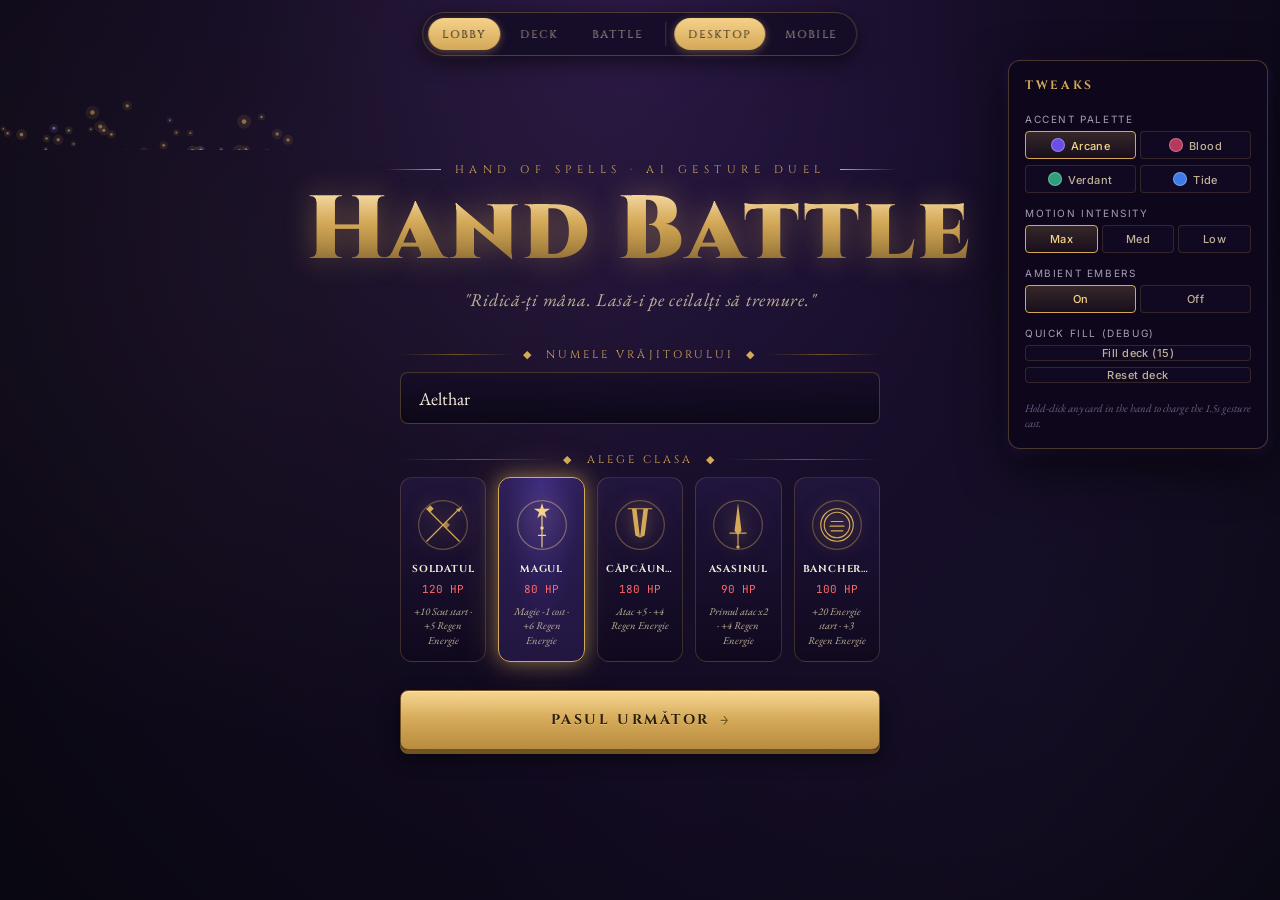
<file: design_handoff_hand_battle/prototype/Hand Battle.html>
<!doctype html>
<html lang="en">
<head>
<meta charset="utf-8"/>
<meta name="viewport" content="width=device-width, initial-scale=1"/>
<title>Hand Battle — Design Proposal</title>

<link rel="preconnect" href="https://fonts.googleapis.com"/>
<link rel="preconnect" href="https://fonts.gstatic.com" crossorigin/>
<link href="https://fonts.googleapis.com/css2?family=Cinzel:wght@500;700;900&family=EB+Garamond:ital,wght@0,400;0,500;1,400;1,500&family=Inter:wght@400;500;600;700&family=JetBrains+Mono:wght@500;700&display=swap" rel="stylesheet"/>

<link rel="stylesheet" href="styles/tokens.css"/>
<link rel="stylesheet" href="styles/components.css"/>
<link rel="stylesheet" href="styles/cards.css"/>
<link rel="stylesheet" href="styles/screens.css"/>
</head>
<body class="palette-default motion-max">

  <!-- Prototype top chrome -->
  <nav class="proto-chrome">
    <button class="proto-tab active" data-screen="lobby">Lobby</button>
    <button class="proto-tab" data-screen="builder">Deck</button>
    <button class="proto-tab" data-screen="battle">Battle</button>
    <span class="proto-divider"></span>
    <button class="proto-tab active" data-viewport="desktop">Desktop</button>
    <button class="proto-tab" data-viewport="mobile">Mobile</button>
  </nav>

  <!-- App shell -->
  <div class="app-shell">
    <div class="stage" data-viewport="desktop">
      <canvas class="embers"></canvas>

      <div class="viewport">
        <div class="viewport-frame">
          <section class="screen lobby is-active" data-screen-label="01 Lobby">
            <div class="lobby-content"></div>
          </section>
          <section class="screen builder" data-screen-label="02 Deck Builder"></section>
          <section class="screen battle" data-screen-label="03 Battle"></section>
        </div>
      </div>
    </div>
  </div>

  <!-- Tweaks panel -->
  <aside class="tweaks-panel"></aside>

  <!-- Scripts -->
  <script src="js/sigils.js"></script>
  <script src="js/data.js"></script>
  <script src="js/prototype.js"></script>
</body>
</html>
</file>
<file: design_handoff_hand_battle/prototype/styles/tokens.css>
/* ===========================================================
   HAND BATTLE — Design tokens
   Dark fantasy elegant · deep violet · candlelight gold
   =========================================================== */

:root {
  /* Backgrounds — ink to violet */
  --ink-void:    #08060f;
  --ink-deep:    #120a22;
  --ink-mid:     #1b1132;
  --ink-soft:    #2a1c4a;
  --ink-hover:   #382663;

  /* Arcane purples */
  --violet-arcane:  #6b4ee8;
  --violet-glow:    #b89cff;
  --violet-mist:    #8a6df0;
  --violet-deep:    #3b2380;

  /* Candlelight gold */
  --gold-deep:    #6e5224;
  --gold-base:    #b88a3e;
  --gold-candle:  #d4a857;
  --gold-bright:  #f5d28a;
  --gold-pale:    #ffe9b8;

  /* Parchment + ink */
  --parchment:    #ede2c6;
  --parchment-dim:#bfb198;
  --ink-text:     #f3ecdb;
  --ink-muted:    #a89cb8;
  --ink-faint:    #6a5e80;

  /* Semantic */
  --blood:        #c14545;   /* HP / damage */
  --blood-glow:   #ff6868;
  --teal-ward:    #4ec3a8;   /* shield */
  --teal-glow:    #7de4cb;
  --ember:        #e88848;   /* offensive cards */
  --azure:        #5fb0e8;   /* defensive cards */
  --amber:        #e8c14e;   /* utility cards */

  /* Type families */
  --f-display: "Cinzel", "Cormorant Garamond", serif;
  --f-serif:   "EB Garamond", "Cormorant Garamond", Georgia, serif;
  --f-sans:    "Inter", system-ui, -apple-system, sans-serif;
  --f-mono:    "JetBrains Mono", ui-monospace, "SF Mono", monospace;

  /* Type scale */
  --t-hero:    clamp(48px, 7vw, 96px);
  --t-h1:      clamp(32px, 4vw, 56px);
  --t-h2:      clamp(22px, 2.4vw, 32px);
  --t-h3:      18px;
  --t-body:    15px;
  --t-small:   13px;
  --t-tiny:    11px;

  /* Spacing */
  --sp-1: 4px;
  --sp-2: 8px;
  --sp-3: 12px;
  --sp-4: 16px;
  --sp-5: 24px;
  --sp-6: 32px;
  --sp-7: 48px;
  --sp-8: 64px;

  /* Radii */
  --r-xs: 4px;
  --r-sm: 8px;
  --r-md: 12px;
  --r-lg: 18px;
  --r-xl: 26px;
  --r-card: 14px;

  /* Shadows + glows */
  --shadow-sm: 0 2px 6px rgba(0,0,0,0.5);
  --shadow-md: 0 6px 20px rgba(0,0,0,0.55);
  --shadow-lg: 0 16px 48px rgba(0,0,0,0.7), 0 4px 14px rgba(107, 78, 232, 0.18);
  --shadow-inner: inset 0 1px 0 rgba(255, 233, 184, 0.08), inset 0 -1px 0 rgba(0,0,0,0.5);

  --glow-violet: 0 0 24px rgba(107, 78, 232, 0.55), 0 0 48px rgba(107, 78, 232, 0.28);
  --glow-gold:   0 0 18px rgba(212, 168, 87, 0.5),  0 0 40px rgba(212, 168, 87, 0.25);
  --glow-blood:  0 0 18px rgba(193, 69, 69, 0.55),  0 0 36px rgba(193, 69, 69, 0.28);
  --glow-teal:   0 0 18px rgba(78, 195, 168, 0.55), 0 0 36px rgba(78, 195, 168, 0.28);

  /* Filigree gradients */
  --grad-gold:   linear-gradient(135deg, #6e5224 0%, #d4a857 30%, #f5d28a 50%, #d4a857 70%, #6e5224 100%);
  --grad-gold-h: linear-gradient(180deg, #6e5224 0%, #d4a857 50%, #6e5224 100%);
  --grad-violet: linear-gradient(135deg, #2c1654 0%, #6b4ee8 50%, #b89cff 100%);
  --grad-stage:  radial-gradient(ellipse at 50% 0%, #2a1845 0%, #120a22 45%, #08060f 100%);

  /* Motion */
  --ease-out:    cubic-bezier(0.16, 1, 0.3, 1);
  --ease-in:     cubic-bezier(0.7, 0, 0.84, 0);
  --ease-spring: cubic-bezier(0.34, 1.56, 0.64, 1);

  /* Motion intensity (set by tweaks: max/med/low) */
  --motion-scale: 1;
  --particle-density: 1;
}

/* Motion intensity modifiers */
.motion-med { --motion-scale: 0.6; --particle-density: 0.5; }
.motion-low { --motion-scale: 0.2; --particle-density: 0.1; }

/* Palette accent shift */
.palette-crimson {
  --violet-arcane: #b8385c;
  --violet-glow:   #ff7aa0;
  --violet-mist:   #d44a78;
  --violet-deep:   #5a1830;
  --grad-violet:   linear-gradient(135deg, #3a0e22 0%, #b8385c 50%, #ff7aa0 100%);
  --grad-stage:    radial-gradient(ellipse at 50% 0%, #3a0e22 0%, #1a0510 45%, #08060f 100%);
}
.palette-emerald {
  --violet-arcane: #2f9e7a;
  --violet-glow:   #7de4cb;
  --violet-mist:   #4ec3a8;
  --violet-deep:   #103d2e;
  --grad-violet:   linear-gradient(135deg, #0a2419 0%, #2f9e7a 50%, #7de4cb 100%);
  --grad-stage:    radial-gradient(ellipse at 50% 0%, #143626 0%, #08160f 45%, #06090a 100%);
}
.palette-azure {
  --violet-arcane: #3f7be8;
  --violet-glow:   #8db8ff;
  --violet-mist:   #5e96f0;
  --violet-deep:   #1a2c66;
  --grad-violet:   linear-gradient(135deg, #0e1a3a 0%, #3f7be8 50%, #8db8ff 100%);
  --grad-stage:    radial-gradient(ellipse at 50% 0%, #18234e 0%, #0a0e22 45%, #05060f 100%);
}

/* ===== Reset + base ===== */
* { box-sizing: border-box; margin: 0; padding: 0; }
html, body { height: 100%; }
body {
  font-family: var(--f-sans);
  font-size: var(--t-body);
  color: var(--ink-text);
  background: var(--ink-void);
  -webkit-font-smoothing: antialiased;
  -moz-osx-font-smoothing: grayscale;
  text-rendering: optimizeLegibility;
  overflow: hidden;
}
button { font-family: inherit; cursor: pointer; border: 0; background: none; color: inherit; }
input, select, textarea { font-family: inherit; color: inherit; }
img, svg { display: block; }
ul, ol { list-style: none; }
:focus-visible { outline: 2px solid var(--gold-bright); outline-offset: 3px; border-radius: 4px; }

/* ===== Typography utility ===== */
.t-display { font-family: var(--f-display); font-weight: 700; letter-spacing: 0.02em; }
.t-serif   { font-family: var(--f-serif); }
.t-mono    { font-family: var(--f-mono); }
.t-eyebrow { font-family: var(--f-sans); font-size: 11px; letter-spacing: 0.24em; text-transform: uppercase; color: var(--ink-muted); font-weight: 500; }
.t-gold    { background: linear-gradient(180deg, var(--gold-bright) 0%, var(--gold-candle) 50%, var(--gold-deep) 100%); -webkit-background-clip: text; background-clip: text; color: transparent; }
</file>
<file: design_handoff_hand_battle/prototype/styles/components.css>
/* ===========================================================
   COMPONENTS — buttons, inputs, panels, filigree, cards
   =========================================================== */

/* ---------- Filigree corners (reusable) ---------- */
.filigree {
  position: relative;
}
.filigree::before,
.filigree::after {
  content: "";
  position: absolute;
  width: 22px; height: 22px;
  pointer-events: none;
  background:
    linear-gradient(var(--gold-candle), var(--gold-candle)) left top / 100% 1.5px no-repeat,
    linear-gradient(var(--gold-candle), var(--gold-candle)) left top / 1.5px 100% no-repeat;
  opacity: 0.7;
}
.filigree::before { top: 6px; left: 6px; }
.filigree::after  { top: 6px; right: 6px; transform: scaleX(-1); }
.filigree > .filigree-bl, .filigree > .filigree-br {
  position: absolute; bottom: 6px; width: 22px; height: 22px; pointer-events: none;
  background:
    linear-gradient(var(--gold-candle), var(--gold-candle)) left bottom / 100% 1.5px no-repeat,
    linear-gradient(var(--gold-candle), var(--gold-candle)) left bottom / 1.5px 100% no-repeat;
  opacity: 0.7;
}
.filigree > .filigree-bl { left: 6px; }
.filigree > .filigree-br { right: 6px; transform: scaleX(-1); }

/* ---------- Panel — base elevated surface ---------- */
.panel {
  position: relative;
  background:
    radial-gradient(ellipse at 50% 0%, rgba(107, 78, 232, 0.08) 0%, transparent 50%),
    linear-gradient(180deg, rgba(40, 26, 76, 0.55) 0%, rgba(20, 12, 38, 0.78) 100%);
  border: 1px solid rgba(212, 168, 87, 0.22);
  border-radius: var(--r-md);
  box-shadow: var(--shadow-md), var(--shadow-inner);
  backdrop-filter: blur(6px);
}
.panel-ornate {
  border: 1.5px solid transparent;
  background:
    linear-gradient(180deg, rgba(40, 26, 76, 0.7), rgba(15, 8, 28, 0.85)) padding-box,
    var(--grad-gold) border-box;
}

/* ---------- Buttons ---------- */
.btn {
  display: inline-flex; align-items: center; justify-content: center; gap: 10px;
  height: 48px; padding: 0 24px;
  font-family: var(--f-display);
  font-weight: 700;
  font-size: 14px;
  letter-spacing: 0.18em;
  text-transform: uppercase;
  border-radius: var(--r-sm);
  position: relative;
  transition: transform 200ms var(--ease-out), box-shadow 200ms var(--ease-out), filter 200ms;
  user-select: none;
}
.btn::after {
  content: ""; position: absolute; inset: 0; border-radius: inherit; pointer-events: none;
  background: linear-gradient(180deg, rgba(255,233,184,0.25), transparent 40%);
  opacity: 0.5;
}

/* Primary — gold filled */
.btn-primary {
  color: #2a1c0a;
  background: linear-gradient(180deg, var(--gold-bright) 0%, var(--gold-candle) 50%, var(--gold-base) 100%);
  border: 1px solid var(--gold-deep);
  box-shadow: 0 4px 0 var(--gold-deep), 0 8px 18px rgba(0,0,0,0.6), inset 0 1px 0 rgba(255, 233, 184, 0.7);
  text-shadow: 0 1px 0 rgba(255, 233, 184, 0.4);
}
.btn-primary:hover:not(:disabled) {
  transform: translateY(-2px);
  box-shadow: 0 6px 0 var(--gold-deep), var(--glow-gold), 0 12px 24px rgba(0,0,0,0.7), inset 0 1px 0 rgba(255, 233, 184, 0.7);
  filter: brightness(1.05);
}
.btn-primary:active:not(:disabled) {
  transform: translateY(2px);
  box-shadow: 0 1px 0 var(--gold-deep), 0 2px 6px rgba(0,0,0,0.5), inset 0 1px 0 rgba(255, 233, 184, 0.7);
}

/* Ghost — outline */
.btn-ghost {
  color: var(--gold-candle);
  background: rgba(20, 12, 38, 0.5);
  border: 1px solid rgba(212, 168, 87, 0.35);
}
.btn-ghost:hover:not(:disabled) {
  color: var(--gold-bright);
  border-color: var(--gold-candle);
  box-shadow: var(--glow-gold);
  background: rgba(40, 26, 76, 0.6);
}

/* Sigil — small icon button */
.btn-icon {
  width: 36px; height: 36px; padding: 0; border-radius: var(--r-sm);
  background: rgba(20, 12, 38, 0.6);
  border: 1px solid rgba(212, 168, 87, 0.22);
  color: var(--gold-candle);
  display: inline-flex; align-items: center; justify-content: center;
}
.btn-icon:hover { color: var(--gold-bright); border-color: var(--gold-candle); }

.btn:disabled {
  cursor: not-allowed;
  filter: grayscale(0.7) brightness(0.55);
  box-shadow: none;
}
.btn:disabled::after { display: none; }

/* Hover shimmer overlay */
.btn-primary:hover:not(:disabled)::before {
  content: ""; position: absolute; inset: 0;
  border-radius: inherit;
  background: linear-gradient(110deg, transparent 25%, rgba(255, 245, 220, 0.7) 50%, transparent 75%);
  background-size: 250% 100%;
  animation: shimmer 1.2s var(--ease-out) infinite;
  pointer-events: none;
  mix-blend-mode: overlay;
}
@keyframes shimmer { from { background-position: 200% 0; } to { background-position: -100% 0; } }

/* ---------- Inputs ---------- */
.input {
  width: 100%; height: 52px;
  padding: 0 18px;
  font-family: var(--f-serif);
  font-size: 18px;
  color: var(--ink-text);
  background:
    linear-gradient(180deg, rgba(20, 12, 38, 0.7), rgba(10, 6, 20, 0.85));
  border: 1px solid rgba(212, 168, 87, 0.28);
  border-radius: var(--r-sm);
  transition: border-color 200ms, box-shadow 200ms;
}
.input::placeholder { color: var(--ink-faint); font-style: italic; }
.input:focus { outline: 0; border-color: var(--gold-candle); box-shadow: var(--glow-gold); }

.field-label {
  font-family: var(--f-display);
  font-size: 11px;
  letter-spacing: 0.28em;
  text-transform: uppercase;
  color: var(--gold-candle);
  margin-bottom: 10px;
  display: flex; align-items: center; gap: 10px;
}
.field-label::before, .field-label::after {
  content: ""; flex: 1; height: 1px;
  background: linear-gradient(90deg, transparent, var(--gold-deep), transparent);
}

/* ---------- Divider ornaments ---------- */
.divider-ornate {
  display: flex; align-items: center; gap: 14px; color: var(--gold-candle);
}
.divider-ornate::before, .divider-ornate::after {
  content: ""; flex: 1; height: 1px;
  background: linear-gradient(90deg, transparent, rgba(212, 168, 87, 0.5), transparent);
}
.divider-ornate .diamond {
  width: 8px; height: 8px;
  background: var(--gold-candle);
  transform: rotate(45deg);
  box-shadow: 0 0 8px rgba(212, 168, 87, 0.7);
}

/* ---------- HP / Energy bars ---------- */
.hp-bar {
  position: relative;
  height: 22px;
  background: linear-gradient(180deg, #1a0a0a, #2a0e0e);
  border: 1px solid rgba(212, 168, 87, 0.4);
  border-radius: 11px;
  overflow: hidden;
  box-shadow: inset 0 2px 4px rgba(0,0,0,0.6), 0 1px 0 rgba(255,233,184,0.08);
}
.hp-bar-fill {
  position: absolute; inset: 0;
  background: linear-gradient(180deg, #ff6868 0%, var(--blood) 50%, #7a1f1f 100%);
  box-shadow: inset 0 1px 0 rgba(255, 200, 200, 0.4), 0 0 10px rgba(193, 69, 69, 0.6);
  transform-origin: left center;
  transition: transform 600ms var(--ease-out);
}
.hp-bar-fill::after {
  content: ""; position: absolute; inset: 0;
  background: linear-gradient(90deg, transparent 0%, rgba(255, 255, 255, 0.2) 50%, transparent 100%);
  animation: hp-shine 3s ease-in-out infinite;
}
@keyframes hp-shine { 0%, 100% { transform: translateX(-100%); } 50% { transform: translateX(100%); } }
.hp-bar-text {
  position: absolute; inset: 0;
  display: flex; align-items: center; justify-content: center;
  font-family: var(--f-mono);
  font-weight: 700;
  font-size: 13px;
  color: var(--ink-text);
  text-shadow: 0 1px 2px rgba(0,0,0,0.9);
  letter-spacing: 0.04em;
}

/* Energy crystals */
.energy-bar {
  display: flex; gap: 4px; align-items: center;
}
.energy-crystal {
  width: 14px; height: 18px;
  background: linear-gradient(180deg, var(--violet-glow), var(--violet-arcane) 60%, var(--violet-deep));
  clip-path: polygon(50% 0%, 100% 30%, 100% 70%, 50% 100%, 0% 70%, 0% 30%);
  box-shadow: 0 0 8px rgba(184, 156, 255, 0.5), inset 0 1px 0 rgba(255, 255, 255, 0.4);
  position: relative;
  transition: opacity 300ms, filter 300ms;
}
.energy-crystal.spent {
  opacity: 0.18;
  filter: grayscale(1);
  box-shadow: none;
}
.energy-crystal.charging {
  animation: crystal-pulse 1.2s ease-in-out infinite;
}
@keyframes crystal-pulse {
  0%, 100% { transform: scale(1); filter: brightness(1); }
  50%      { transform: scale(1.18); filter: brightness(1.6); }
}

/* ---------- Status badges ---------- */
.status-badge {
  display: inline-flex; align-items: center; gap: 6px;
  height: 28px; padding: 0 10px;
  border-radius: 14px;
  font-family: var(--f-sans);
  font-size: 11px;
  font-weight: 600;
  letter-spacing: 0.08em;
  text-transform: uppercase;
  background: rgba(20, 12, 38, 0.7);
  border: 1px solid;
}
.status-badge.buff   { color: var(--teal-glow); border-color: rgba(78, 195, 168, 0.5); box-shadow: 0 0 10px rgba(78,195,168,0.25); }
.status-badge.debuff { color: var(--blood-glow); border-color: rgba(255, 104, 104, 0.5); box-shadow: 0 0 10px rgba(255,104,104,0.25); }
.status-badge.vuln   { color: var(--amber); border-color: rgba(232, 193, 78, 0.5); box-shadow: 0 0 10px rgba(232,193,78,0.25); }
.status-badge .dot { width: 6px; height: 6px; border-radius: 50%; background: currentColor; box-shadow: 0 0 6px currentColor; }

/* ---------- Tag chips ---------- */
.chip {
  display: inline-flex; align-items: center; gap: 6px;
  height: 32px; padding: 0 14px;
  border-radius: 16px;
  font-family: var(--f-sans); font-size: 12px;
  font-weight: 500; letter-spacing: 0.08em; text-transform: uppercase;
  background: rgba(20, 12, 38, 0.5);
  border: 1px solid rgba(212, 168, 87, 0.22);
  color: var(--ink-muted);
  transition: all 180ms;
}
.chip:hover { color: var(--gold-bright); border-color: var(--gold-candle); }
.chip.active {
  color: var(--gold-bright); border-color: var(--gold-candle);
  background: linear-gradient(180deg, rgba(212, 168, 87, 0.18), rgba(110, 82, 36, 0.1));
  box-shadow: var(--glow-gold);
}
</file>
<file: design_handoff_hand_battle/prototype/styles/cards.css>
/* ===========================================================
   CARDS — playing cards with hybrid frames + glow
   =========================================================== */

.card {
  --card-w: 168px;
  --card-h: 240px;
  --type-color: var(--gold-candle);
  --type-glow: 212, 168, 87;

  width: var(--card-w);
  height: var(--card-h);
  position: relative;
  border-radius: var(--r-card);
  flex-shrink: 0;
  transition: transform 280ms var(--ease-spring), filter 200ms;
  will-change: transform;
  cursor: pointer;
}
.card.type-offense  { --type-color: var(--ember); --type-glow: 232, 136, 72; }
.card.type-defense  { --type-color: var(--azure); --type-glow: 95, 176, 232; }
.card.type-utility  { --type-color: var(--amber); --type-glow: 232, 193, 78; }

/* Card frame — gold gradient border via padding-box trick */
.card-frame {
  position: absolute; inset: 0;
  border-radius: inherit;
  padding: 1.5px;
  background: linear-gradient(180deg, var(--gold-base) 0%, var(--gold-deep) 50%, var(--gold-base) 100%);
  box-shadow: var(--shadow-md);
}
.card-inner {
  position: absolute; inset: 1.5px;
  border-radius: calc(var(--r-card) - 1.5px);
  background:
    radial-gradient(ellipse at 50% 30%, rgba(var(--type-glow), 0.22) 0%, transparent 60%),
    linear-gradient(180deg, rgba(40, 26, 76, 0.95) 0%, rgba(15, 8, 28, 0.98) 100%);
  overflow: hidden;
  display: flex; flex-direction: column;
}

/* Filigree corners on card */
.card-inner::before, .card-inner::after {
  content: ""; position: absolute; width: 14px; height: 14px;
  pointer-events: none;
  background:
    linear-gradient(var(--gold-candle), var(--gold-candle)) left top / 100% 1px no-repeat,
    linear-gradient(var(--gold-candle), var(--gold-candle)) left top / 1px 100% no-repeat;
  opacity: 0.75;
}
.card-inner::before { top: 5px; left: 5px; }
.card-inner::after  { top: 5px; right: 5px; transform: scaleX(-1); }
.card-inner > .card-fil-bl,
.card-inner > .card-fil-br {
  position: absolute; bottom: 5px; width: 14px; height: 14px; pointer-events: none;
  opacity: 0.75;
  background:
    linear-gradient(var(--gold-candle), var(--gold-candle)) left bottom / 100% 1px no-repeat,
    linear-gradient(var(--gold-candle), var(--gold-candle)) left bottom / 1px 100% no-repeat;
}
.card-inner > .card-fil-bl { left: 5px; }
.card-inner > .card-fil-br { right: 5px; transform: scaleX(-1); }

/* Cost gem (top-left) */
.card-cost {
  position: absolute;
  top: 9px; left: 9px;
  width: 30px; height: 36px;
  background: linear-gradient(180deg, var(--violet-glow), var(--violet-arcane) 60%, var(--violet-deep));
  clip-path: polygon(50% 0%, 100% 25%, 100% 75%, 50% 100%, 0% 75%, 0% 25%);
  display: flex; align-items: center; justify-content: center;
  font-family: var(--f-mono); font-weight: 700; font-size: 15px;
  color: var(--ink-text);
  text-shadow: 0 1px 2px rgba(0,0,0,0.7);
  filter: drop-shadow(0 0 6px rgba(184, 156, 255, 0.5));
  z-index: 3;
}

/* Card name (top, centered, in ribbon area) */
.card-name {
  font-family: var(--f-display);
  font-weight: 700;
  font-size: 11px;
  letter-spacing: 0.14em;
  text-transform: uppercase;
  text-align: center;
  color: var(--gold-bright);
  margin: 10px 42px 0 42px;
  padding-bottom: 6px;
  border-bottom: 1px solid rgba(212, 168, 87, 0.3);
  text-shadow: 0 1px 2px rgba(0,0,0,0.7);
}

/* Sigil container */
.card-sigil {
  flex: 1;
  display: flex; align-items: center; justify-content: center;
  position: relative;
  padding: 6px 8px;
}
.card-sigil svg {
  width: 70%;
  max-width: 88px;
  height: auto;
  color: var(--type-color);
  filter: drop-shadow(0 0 12px rgba(var(--type-glow), 0.6)) drop-shadow(0 0 4px rgba(var(--type-glow), 0.4));
}
.card-sigil::before {
  content: "";
  position: absolute;
  width: 64%; aspect-ratio: 1;
  border-radius: 50%;
  background: radial-gradient(circle, rgba(var(--type-glow), 0.25) 0%, transparent 70%);
  z-index: -1;
}

/* Bottom: type ribbon + effect text */
.card-foot {
  padding: 6px 10px 10px 10px;
  border-top: 1px solid rgba(212, 168, 87, 0.22);
  background: linear-gradient(180deg, transparent, rgba(0,0,0,0.3));
}
.card-type {
  font-family: var(--f-display);
  font-size: 9px;
  letter-spacing: 0.22em;
  text-transform: uppercase;
  color: var(--type-color);
  text-align: center;
  margin-bottom: 4px;
}
.card-effect {
  font-family: var(--f-serif);
  font-style: italic;
  font-size: 11px;
  line-height: 1.25;
  text-align: center;
  color: var(--parchment-dim);
}
.card-effect strong { color: var(--parchment); font-style: normal; font-weight: 600; }

/* Card hover / interactive */
.card:hover:not(.disabled) {
  transform: translateY(-6px);
  filter: brightness(1.08);
  z-index: 5;
}
.card:hover:not(.disabled) .card-inner {
  box-shadow:
    inset 0 0 0 1px rgba(var(--type-glow), 0.5),
    0 0 24px rgba(var(--type-glow), 0.45);
}

/* States */
.card.disabled {
  filter: grayscale(0.8) brightness(0.45);
  cursor: not-allowed;
}
.card.disabled .card-cost {
  background: linear-gradient(180deg, #444, #222);
  filter: none;
}

/* Active (gesture being held) — glow + shimmer */
.card.active {
  animation: card-active-pulse calc(1.6s / var(--motion-scale, 1)) ease-in-out infinite;
  z-index: 6;
}
.card.active .card-inner {
  box-shadow:
    inset 0 0 0 2px rgba(var(--type-glow), 1),
    0 0 36px rgba(var(--type-glow), 0.85),
    0 0 72px rgba(var(--type-glow), 0.45);
}
.card.active .card-frame {
  background: linear-gradient(135deg, var(--gold-pale), var(--gold-bright), var(--gold-candle), var(--gold-bright), var(--gold-pale));
  background-size: 200% 200%;
  animation: gold-flow 2s linear infinite;
}
@keyframes card-active-pulse {
  0%, 100% { transform: translateY(-10px) scale(1); }
  50%      { transform: translateY(-14px) scale(1.04); }
}
@keyframes gold-flow {
  0%   { background-position: 0% 0%; }
  100% { background-position: 200% 200%; }
}

/* Shimmer overlay for active state */
.card.active .card-inner::before {
  content: ""; position: absolute; inset: 0;
  background: linear-gradient(110deg, transparent 40%, rgba(255, 245, 220, 0.25) 50%, transparent 60%);
  background-size: 250% 100%;
  animation: shimmer 1.6s linear infinite;
  pointer-events: none;
  mix-blend-mode: overlay;
  z-index: 2;
}

/* Selected (in deck builder) */
.card.selected .card-frame {
  background: linear-gradient(135deg, var(--gold-pale), var(--gold-bright), var(--gold-candle));
  padding: 2.5px;
}
.card.selected .card-inner {
  box-shadow:
    inset 0 0 0 1px rgba(245, 210, 138, 0.5),
    0 0 22px rgba(245, 210, 138, 0.35);
}
.card.selected::after {
  content: "✓";
  position: absolute; top: -6px; right: -6px;
  width: 22px; height: 22px;
  background: linear-gradient(180deg, var(--gold-bright), var(--gold-candle));
  border: 1.5px solid var(--gold-deep);
  border-radius: 50%;
  color: #2a1c0a;
  font-family: var(--f-mono);
  font-weight: 700;
  font-size: 13px;
  display: flex; align-items: center; justify-content: center;
  box-shadow: var(--glow-gold);
  z-index: 4;
}

/* Card sizes */
.card.size-sm { --card-w: 120px; --card-h: 172px; }
.card.size-sm .card-name { font-size: 9px; margin: 8px 36px 0; }
.card.size-sm .card-cost { width: 24px; height: 28px; font-size: 12px; top: 6px; left: 6px; }
.card.size-sm .card-effect { font-size: 9.5px; }
.card.size-sm .card-type   { font-size: 8px; }

.card.size-lg { --card-w: 220px; --card-h: 314px; }

/* Card back (face down) */
.card-back .card-inner {
  background:
    radial-gradient(ellipse at 50% 50%, rgba(107, 78, 232, 0.35) 0%, transparent 60%),
    linear-gradient(135deg, var(--ink-deep), var(--ink-mid), var(--ink-deep));
}
.card-back .card-back-sigil {
  width: 50%; aspect-ratio: 1;
  margin: auto;
  border: 1.5px solid var(--gold-candle);
  border-radius: 50%;
  display: flex; align-items: center; justify-content: center;
  box-shadow: 0 0 16px rgba(212, 168, 87, 0.4), inset 0 0 16px rgba(212, 168, 87, 0.2);
  position: relative;
}
.card-back .card-back-sigil::before {
  content: ""; position: absolute; inset: 12%; border: 1px solid rgba(212, 168, 87, 0.5); border-radius: 50%;
}
.card-back .card-back-sigil::after {
  content: ""; position: absolute; width: 8px; height: 8px;
  background: var(--gold-candle); transform: rotate(45deg);
  box-shadow: 0 0 12px var(--gold-bright);
}
</file>
<file: design_handoff_hand_battle/prototype/styles/screens.css>
/* ===========================================================
   SCREENS — Lobby, Deck Builder, Battle
   =========================================================== */

/* ---------- Stage / viewport ---------- */
.app-shell {
  position: fixed; inset: 0;
  background: var(--ink-void);
  display: flex;
  overflow: hidden;
}
.stage {
  flex: 1;
  position: relative;
  overflow: hidden;
  background: var(--grad-stage);
}
.stage::before {
  /* parchment grain */
  content: ""; position: absolute; inset: 0; pointer-events: none;
  background-image:
    radial-gradient(circle at 20% 30%, rgba(212, 168, 87, 0.05) 0%, transparent 40%),
    radial-gradient(circle at 80% 70%, rgba(107, 78, 232, 0.06) 0%, transparent 50%);
  mix-blend-mode: screen;
  opacity: 0.8;
}
.stage::after {
  /* film noise */
  content: ""; position: absolute; inset: -50%; pointer-events: none;
  background-image: url("data:image/svg+xml;utf8,<svg xmlns='http://www.w3.org/2000/svg' width='200' height='200'><filter id='n'><feTurbulence type='fractalNoise' baseFrequency='0.85' numOctaves='2' stitchTiles='stitch'/><feColorMatrix values='0 0 0 0 1 0 0 0 0 1 0 0 0 0 1 0 0 0 0.18 0'/></filter><rect width='100%' height='100%' filter='url(%23n)'/></svg>");
  opacity: 0.12;
  mix-blend-mode: overlay;
}

.viewport {
  position: absolute;
  inset: 0;
  display: flex; align-items: center; justify-content: center;
}
.viewport-frame {
  position: relative;
  width: 100%; height: 100%;
  background: transparent;
  overflow: hidden;
  display: flex;
  flex-direction: column;
}
/* Mobile portrait frame */
.stage[data-viewport="mobile"] .viewport-frame {
  width: 390px;
  max-width: 92vw;
  height: min(844px, calc(100vh - 60px));
  border-radius: 38px;
  border: 8px solid #181028;
  box-shadow: 0 0 0 2px rgba(212, 168, 87, 0.3), 0 30px 60px rgba(0,0,0,0.7);
}

/* Screen container — only one shows at a time */
.screen {
  position: absolute; inset: 0;
  display: none !important;
  opacity: 0;
  flex-direction: column;
  transition: opacity 500ms var(--ease-out);
}
.screen.is-active {
  display: flex !important;
  opacity: 1;
}
.screen.battle.is-active {
  display: grid !important;
}
.screen.is-leaving { opacity: 0; }

/* ============================================================
   LOBBY
   ============================================================ */
.screen.lobby.is-active {
  align-items: center;
  justify-content: center;
  padding: 40px 32px;
  overflow-y: auto;
}
.lobby-content {
  width: 100%;
  max-width: 880px;
  display: flex; flex-direction: column;
  align-items: center;
  gap: 32px;
  opacity: 1;
  transition: opacity 500ms var(--ease-out), transform 600ms var(--ease-out);
}

.lobby-hero {
  text-align: center;
  position: relative;
  padding: 12px 0 4px;
}
.lobby-eyebrow {
  font-family: var(--f-display);
  font-size: 11px;
  letter-spacing: 0.5em;
  text-transform: uppercase;
  color: var(--gold-candle);
  margin-bottom: 12px;
  display: flex; align-items: center; gap: 14px; justify-content: center;
}
.lobby-eyebrow::before, .lobby-eyebrow::after {
  content: ""; width: 56px; height: 1px;
  background: linear-gradient(90deg, transparent, var(--gold-candle));
}
.lobby-eyebrow::after { background: linear-gradient(270deg, transparent, var(--gold-candle)); }
.lobby-title {
  font-family: var(--f-display);
  font-weight: 900;
  font-size: var(--t-hero);
  line-height: 0.95;
  letter-spacing: 0.04em;
  background: linear-gradient(180deg, var(--gold-pale) 0%, var(--gold-candle) 40%, var(--gold-deep) 100%);
  -webkit-background-clip: text;
  background-clip: text;
  color: transparent;
  text-shadow: 0 0 30px rgba(212, 168, 87, 0.4);
  position: relative;
}
.lobby-title-flank {
  display: inline-block;
  margin: 0 18px;
  vertical-align: middle;
  color: var(--gold-candle);
  filter: drop-shadow(0 0 12px rgba(212, 168, 87, 0.5));
}
.lobby-subtitle {
  font-family: var(--f-serif);
  font-style: italic;
  font-size: 18px;
  color: var(--parchment-dim);
  margin-top: 14px;
  letter-spacing: 0.04em;
}

/* Name field */
.lobby-form {
  width: 100%;
  max-width: 480px;
  display: flex; flex-direction: column;
  gap: 28px;
}

/* Class selector grid */
.class-grid {
  display: grid;
  grid-template-columns: repeat(5, 1fr);
  gap: 12px;
  width: 100%;
  max-width: 880px;
}
@media (max-width: 768px) {
  .class-grid { grid-template-columns: repeat(5, 1fr); gap: 6px; }
}
.stage[data-viewport="mobile"] .class-grid { grid-template-columns: repeat(5, 1fr); gap: 4px; }

.class-tile {
  position: relative;
  display: flex; flex-direction: column; align-items: center;
  padding: 18px 8px 14px;
  background: linear-gradient(180deg, rgba(40, 26, 76, 0.55) 0%, rgba(15, 8, 28, 0.85) 100%);
  border: 1px solid rgba(212, 168, 87, 0.22);
  border-radius: var(--r-md);
  cursor: pointer;
  transition: all 240ms var(--ease-out);
  overflow: hidden;
}
.class-tile::before {
  content: ""; position: absolute; inset: 0;
  background: radial-gradient(ellipse at 50% 0%, rgba(107, 78, 232, 0.25), transparent 60%);
  opacity: 0;
  transition: opacity 240ms;
}
.class-tile:hover {
  border-color: rgba(212, 168, 87, 0.55);
  transform: translateY(-3px);
}
.class-tile:hover::before { opacity: 1; }
.class-tile.selected {
  border-color: var(--gold-candle);
  background: linear-gradient(180deg, rgba(107, 78, 232, 0.25), rgba(40, 26, 76, 0.7));
  box-shadow: var(--glow-gold);
}
.class-tile.selected::before { opacity: 1; }

.class-sigil {
  width: 58px; height: 58px;
  display: flex; align-items: center; justify-content: center;
  margin-bottom: 8px;
  color: var(--gold-candle);
  filter: drop-shadow(0 0 8px rgba(212, 168, 87, 0.5));
  position: relative;
  z-index: 1;
}
.class-tile.selected .class-sigil {
  color: var(--gold-bright);
  filter: drop-shadow(0 0 14px rgba(245, 210, 138, 0.8));
}
.class-name {
  font-family: var(--f-display);
  font-weight: 700;
  font-size: 10px;
  letter-spacing: 0.08em;
  text-transform: uppercase;
  color: var(--ink-text);
  text-align: center;
  margin-bottom: 6px;
  position: relative; z-index: 1;
  max-width: 100%;
  overflow: hidden;
  text-overflow: ellipsis;
  white-space: nowrap;
}
.class-hp {
  font-family: var(--f-mono);
  font-size: 11px;
  color: var(--blood-glow);
  position: relative; z-index: 1;
}
.class-perk {
  font-family: var(--f-serif);
  font-style: italic;
  font-size: 10.5px;
  line-height: 1.35;
  color: var(--parchment-dim);
  text-align: center;
  margin-top: 8px;
  padding: 0 4px;
  min-height: 28px;
  position: relative; z-index: 1;
}

.stage[data-viewport="mobile"] .class-tile {
  padding: 12px 4px 10px;
}
.stage[data-viewport="mobile"] .class-sigil { width: 38px; height: 38px; }
.stage[data-viewport="mobile"] .class-name { font-size: 9px; letter-spacing: 0.1em; }
.stage[data-viewport="mobile"] .class-perk { display: none; }
.stage[data-viewport="mobile"] .class-hp { font-size: 10px; }

/* ============================================================
   DECK BUILDER
   ============================================================ */
.screen.builder.is-active {
  padding: 24px 32px;
  flex-direction: column;
  gap: 20px;
}
.builder-header {
  display: flex; align-items: center; justify-content: space-between;
  gap: 24px;
}
.builder-title {
  font-family: var(--f-display);
  font-weight: 700;
  font-size: 26px;
  letter-spacing: 0.06em;
  text-transform: uppercase;
  background: linear-gradient(180deg, var(--gold-bright), var(--gold-candle), var(--gold-deep));
  -webkit-background-clip: text;
  background-clip: text;
  color: transparent;
}
.builder-subtitle {
  font-family: var(--f-serif);
  font-style: italic;
  color: var(--parchment-dim);
  font-size: 14px;
  margin-top: 2px;
}

.builder-body {
  flex: 1;
  display: grid;
  grid-template-columns: 1fr 280px;
  gap: 20px;
  min-height: 0;
}
.stage[data-viewport="mobile"] .builder-body {
  grid-template-columns: 1fr;
  grid-template-rows: 1fr auto;
}

.builder-filters {
  display: flex; gap: 8px; flex-wrap: wrap;
}

.card-pool {
  flex: 1;
  overflow-y: auto;
  padding: 14px 6px 14px 0;
  display: grid;
  grid-template-columns: repeat(auto-fill, minmax(160px, 1fr));
  gap: 18px;
  align-content: start;
  scrollbar-width: thin;
  scrollbar-color: var(--gold-deep) transparent;
}
.card-pool::-webkit-scrollbar { width: 6px; }
.card-pool::-webkit-scrollbar-thumb { background: var(--gold-deep); border-radius: 3px; }
.card-pool .card { width: 100%; height: auto; aspect-ratio: 168 / 240; }
.stage[data-viewport="mobile"] .card-pool { grid-template-columns: repeat(2, 1fr); gap: 12px; }

/* Deck sidebar */
.deck-side {
  display: flex; flex-direction: column;
  gap: 14px;
  padding: 18px;
  min-height: 0;
}
.deck-counter {
  text-align: center;
}
.deck-counter-num {
  font-family: var(--f-display);
  font-weight: 700;
  font-size: 56px;
  line-height: 1;
  letter-spacing: 0.05em;
  background: linear-gradient(180deg, var(--gold-bright), var(--gold-candle), var(--gold-deep));
  -webkit-background-clip: text;
  background-clip: text;
  color: transparent;
}
.deck-counter-label {
  font-family: var(--f-display);
  font-size: 10px;
  letter-spacing: 0.32em;
  text-transform: uppercase;
  color: var(--parchment-dim);
  margin-top: 4px;
}

/* Deck progress ring */
.deck-progress {
  position: relative;
  width: 120px; height: 120px;
  margin: 0 auto;
}
.deck-progress svg { width: 100%; height: 100%; transform: rotate(-90deg); }
.deck-progress-track { stroke: rgba(212, 168, 87, 0.15); stroke-width: 4; fill: none; }
.deck-progress-fill {
  stroke: url(#gold-grad); stroke-width: 4; fill: none;
  stroke-linecap: round;
  transition: stroke-dashoffset 600ms var(--ease-out);
  filter: drop-shadow(0 0 6px rgba(212, 168, 87, 0.7));
}
.deck-progress-center {
  position: absolute; inset: 0;
  display: flex; flex-direction: column;
  align-items: center; justify-content: center;
}

/* Deck list */
.deck-list {
  flex: 1;
  overflow-y: auto;
  display: flex; flex-direction: column;
  gap: 4px;
  scrollbar-width: thin;
  scrollbar-color: var(--gold-deep) transparent;
}
.deck-item {
  display: grid;
  grid-template-columns: 22px 1fr 24px 22px;
  align-items: center;
  gap: 8px;
  padding: 8px 10px;
  background: rgba(20, 12, 38, 0.45);
  border: 1px solid rgba(212, 168, 87, 0.12);
  border-radius: var(--r-sm);
  font-size: 12px;
  transition: all 180ms;
}
.deck-item:hover {
  background: rgba(40, 26, 76, 0.55);
  border-color: rgba(212, 168, 87, 0.3);
}
.deck-item-sigil { color: var(--type-color, var(--gold-candle)); display: flex; align-items: center; justify-content: center; }
.deck-item-sigil svg { width: 18px; height: 18px; }
.deck-item-name {
  font-family: var(--f-serif);
  font-size: 13px;
  color: var(--ink-text);
}
.deck-item-cost {
  font-family: var(--f-mono);
  font-weight: 700;
  font-size: 11px;
  color: var(--violet-glow);
  text-align: right;
}
.deck-item-remove {
  width: 22px; height: 22px;
  border-radius: 50%;
  background: rgba(193, 69, 69, 0.15);
  color: var(--blood-glow);
  font-family: var(--f-mono);
  font-size: 14px;
  line-height: 1;
  display: flex; align-items: center; justify-content: center;
  opacity: 0;
  transition: opacity 180ms;
}
.deck-item:hover .deck-item-remove { opacity: 1; }
.deck-item-remove:hover { background: rgba(193, 69, 69, 0.4); }

.builder-foot {
  display: flex; align-items: center; justify-content: space-between; gap: 16px;
}
.builder-foot .btn-primary {
  flex: 1;
  max-width: 380px;
  height: 56px;
  font-size: 15px;
}

/* ============================================================
   BATTLE
   ============================================================ */
.battle {
  grid-template-rows: auto 1fr auto;
  gap: 12px;
  padding: 12px;
  min-height: 0;
}
.stage[data-viewport="mobile"] .battle {
  padding: 8px;
  gap: 8px;
}

/* Player band — opponent (top) and you (bottom) */
.battle-band {
  display: grid;
  grid-template-columns: minmax(0, 1fr) 240px minmax(0, 1fr);
  gap: 14px;
  align-items: center;
}
.stage[data-viewport="mobile"] .battle-band {
  grid-template-columns: minmax(0, 1fr) 110px minmax(0, 1fr);
  gap: 6px;
}

/* Video tile (camera placeholder) */
.video-tile {
  position: relative;
  width: 100%;
  max-width: 240px;
  aspect-ratio: 4 / 3;
  margin: 0 auto;
  border-radius: var(--r-md);
  overflow: hidden;
  background:
    radial-gradient(ellipse at 50% 40%, rgba(107, 78, 232, 0.3), transparent 65%),
    repeating-linear-gradient(135deg, rgba(20, 12, 38, 0.6) 0 4px, rgba(15, 8, 28, 0.6) 4px 8px),
    var(--ink-deep);
  border: 1.5px solid transparent;
  background-clip: padding-box;
}
.video-tile::before {
  /* gold ring border via mask */
  content: ""; position: absolute; inset: 0;
  border-radius: inherit;
  padding: 1.5px;
  background: linear-gradient(180deg, var(--gold-base), var(--gold-deep));
  -webkit-mask:
    linear-gradient(#fff 0 0) content-box,
    linear-gradient(#fff 0 0);
  -webkit-mask-composite: xor;
          mask-composite: exclude;
  pointer-events: none;
}
.video-tile-label {
  position: absolute;
  bottom: 8px; left: 10px;
  font-family: var(--f-display);
  font-size: 10px;
  letter-spacing: 0.2em;
  text-transform: uppercase;
  color: var(--gold-candle);
  padding: 3px 8px;
  background: rgba(0,0,0,0.55);
  border: 1px solid rgba(212, 168, 87, 0.3);
  border-radius: 3px;
}
.video-tile-placeholder {
  position: absolute; inset: 0;
  display: flex; align-items: center; justify-content: center;
  font-family: var(--f-mono);
  font-size: 10px;
  color: var(--ink-muted);
  letter-spacing: 0.18em;
  text-transform: uppercase;
}
.video-tile.casting {
  animation: video-cast-pulse 0.6s var(--ease-out) infinite alternate;
}
.video-tile.casting::after {
  content: ""; position: absolute; inset: -3px;
  border-radius: inherit;
  background: linear-gradient(135deg, var(--gold-bright), var(--violet-glow), var(--gold-bright));
  background-size: 200% 200%;
  z-index: -1;
  filter: blur(8px);
  opacity: 0.85;
  animation: gold-flow 1s linear infinite;
}
@keyframes video-cast-pulse {
  from { box-shadow: 0 0 0 0 rgba(245, 210, 138, 0.6); }
  to   { box-shadow: 0 0 40px 6px rgba(245, 210, 138, 0.7); }
}

/* Player block — name + stats around video */
.player-block {
  display: flex; flex-direction: column; gap: 8px;
}
.player-meta {
  display: flex; align-items: center; gap: 8px;
  padding: 0 4px;
}
.player-class-sigil {
  width: 28px; height: 28px;
  color: var(--gold-candle);
  flex-shrink: 0;
}
.player-name {
  font-family: var(--f-display);
  font-weight: 700;
  font-size: 13px;
  letter-spacing: 0.14em;
  text-transform: uppercase;
  color: var(--ink-text);
}
.player-class {
  font-family: var(--f-serif);
  font-style: italic;
  font-size: 11px;
  color: var(--parchment-dim);
}
.player-stats {
  display: flex; flex-direction: column; gap: 6px;
  padding: 6px 8px;
  background: rgba(20, 12, 38, 0.55);
  border: 1px solid rgba(212, 168, 87, 0.18);
  border-radius: var(--r-sm);
}
.stat-row { display: flex; align-items: center; gap: 8px; }
.stat-icon { width: 16px; flex-shrink: 0; color: var(--gold-candle); }
.stat-shield {
  font-family: var(--f-mono); font-weight: 700; font-size: 13px;
  color: var(--teal-glow);
  display: flex; align-items: center; gap: 6px;
}
.player-statuses {
  display: flex; flex-wrap: wrap; gap: 4px;
}

/* Center battle arena */
.battle-arena {
  position: relative;
  display: flex; flex-direction: column;
  align-items: center; justify-content: center;
  gap: 14px;
  min-height: 0;
  padding: 12px;
}
.battle-arena::before {
  content: ""; position: absolute; inset: 8px;
  border: 1px solid rgba(212, 168, 87, 0.12);
  border-radius: var(--r-lg);
  background:
    radial-gradient(ellipse at 50% 50%, rgba(107, 78, 232, 0.08) 0%, transparent 70%);
  pointer-events: none;
}

/* Charge bar */
.charge-bar {
  position: relative;
  width: 100%;
  max-width: 280px;
  height: 36px;
  background: linear-gradient(180deg, rgba(0,0,0,0.6), rgba(20, 12, 38, 0.5));
  border: 1px solid rgba(212, 168, 87, 0.4);
  border-radius: 18px;
  overflow: hidden;
  box-shadow: inset 0 2px 6px rgba(0,0,0,0.7), 0 0 0 1px rgba(0,0,0,0.4);
}
.charge-bar-fill {
  position: absolute; inset: 0;
  background: linear-gradient(90deg, var(--violet-arcane) 0%, var(--violet-glow) 50%, var(--gold-bright) 100%);
  transform: scaleX(0);
  transform-origin: left center;
  box-shadow: 0 0 20px rgba(184, 156, 255, 0.6);
}
.charge-bar.charging .charge-bar-fill {
  animation: charge-fill 1.5s linear forwards;
}
@keyframes charge-fill {
  to { transform: scaleX(1); }
}
.charge-bar-glow {
  position: absolute; top: 0; bottom: 0;
  width: 60px;
  background: linear-gradient(90deg, transparent, rgba(255, 255, 255, 0.7), transparent);
  filter: blur(4px);
  opacity: 0;
}
.charge-bar.charging .charge-bar-glow {
  opacity: 1;
  animation: charge-glow 1.5s linear forwards;
}
@keyframes charge-glow {
  from { transform: translateX(-60px); }
  to   { transform: translateX(280px); }
}
.charge-bar-label {
  position: absolute; inset: 0;
  display: flex; align-items: center; justify-content: center;
  font-family: var(--f-display);
  font-size: 11px;
  letter-spacing: 0.3em;
  text-transform: uppercase;
  color: var(--ink-text);
  text-shadow: 0 1px 3px rgba(0,0,0,0.9);
}

/* Battle log */
.battle-log {
  width: 100%;
  max-width: 420px;
  flex: 1;
  min-height: 0;
  overflow: hidden;
  display: flex; flex-direction: column;
  gap: 6px;
  padding: 10px 14px;
  mask-image: linear-gradient(180deg, transparent 0%, black 12%, black 100%);
}
.log-entry {
  font-family: var(--f-serif);
  font-size: 13px;
  line-height: 1.4;
  color: var(--parchment-dim);
  padding: 4px 0;
  border-bottom: 1px solid rgba(212, 168, 87, 0.08);
  animation: log-rise 400ms var(--ease-out);
  display: flex; align-items: baseline; gap: 8px;
}
.log-entry .log-actor { font-family: var(--f-display); font-size: 10px; letter-spacing: 0.16em; text-transform: uppercase; color: var(--gold-candle); white-space: nowrap; }
.log-entry .log-text strong { color: var(--ink-text); font-weight: 600; font-style: normal; }
.log-entry.damage .log-text { color: var(--blood-glow); }
.log-entry.heal .log-text { color: var(--teal-glow); }
.log-entry.buff .log-text { color: var(--violet-glow); }
.log-entry.critical .log-text { color: var(--gold-bright); font-weight: 600; }
.log-entry.critical { animation: log-rise 400ms var(--ease-out), log-flash 600ms 200ms; }
@keyframes log-flash {
  0%, 100% { background: transparent; }
  50% { background: rgba(245, 210, 138, 0.1); }
}
@keyframes log-rise {
  from { opacity: 0; transform: translateY(6px); }
  to   { opacity: 1; transform: translateY(0); }
}

/* Damage popup */
.damage-popup {
  position: absolute;
  font-family: var(--f-display);
  font-weight: 900;
  font-size: 48px;
  color: var(--blood-glow);
  text-shadow: 0 0 12px rgba(255, 104, 104, 0.7), 0 2px 6px rgba(0,0,0,0.8);
  pointer-events: none;
  animation: damage-rise 1.2s var(--ease-out) forwards;
  z-index: 50;
}
@keyframes damage-rise {
  0%   { opacity: 0; transform: translate(-50%, -20%) scale(0.6); }
  20%  { opacity: 1; transform: translate(-50%, -50%) scale(1.2); }
  100% { opacity: 0; transform: translate(-50%, -160%) scale(0.9); }
}

/* Hand of cards */
.hand {
  display: flex;
  justify-content: center;
  align-items: flex-end;
  gap: -20px;
  position: relative;
  padding-top: 24px;
}
.hand .card {
  --card-w: 124px;
  --card-h: 178px;
  margin: 0 -10px;
  transform-origin: 50% 100%;
}
.hand .card:nth-child(1) { transform: rotate(-6deg) translateY(8px); }
.hand .card:nth-child(2) { transform: rotate(-3deg) translateY(2px); }
.hand .card:nth-child(3) { transform: rotate(0deg); }
.hand .card:nth-child(4) { transform: rotate(3deg) translateY(2px); }
.hand .card:nth-child(5) { transform: rotate(6deg) translateY(8px); }
.hand .card:hover:not(.disabled) { transform: rotate(0deg) translateY(-16px) scale(1.06); }
.hand .card.active { transform: rotate(0deg) translateY(-24px) scale(1.1); }

.stage[data-viewport="mobile"] .hand .card { --card-w: 78px; --card-h: 112px; margin: 0 -8px; }

/* Cast ring effect (when you play a card) */
.cast-ring {
  position: absolute;
  width: 240px; height: 240px;
  border-radius: 50%;
  border: 2px solid var(--gold-bright);
  pointer-events: none;
  animation: cast-ring 800ms var(--ease-out) forwards;
}
@keyframes cast-ring {
  0%   { opacity: 1; transform: translate(-50%, -50%) scale(0.2); border-width: 6px; box-shadow: 0 0 40px var(--gold-bright); }
  100% { opacity: 0; transform: translate(-50%, -50%) scale(1.5); border-width: 1px; box-shadow: 0 0 0 transparent; }
}

/* ============================================================
   PROTOTYPE CHROME
   ============================================================ */
.proto-chrome {
  position: fixed;
  top: 12px; left: 50%;
  transform: translateX(-50%);
  display: flex; gap: 6px;
  padding: 5px;
  background: rgba(20, 12, 38, 0.85);
  border: 1px solid rgba(212, 168, 87, 0.3);
  border-radius: 999px;
  backdrop-filter: blur(8px);
  z-index: 200;
  box-shadow: var(--shadow-md);
}
.proto-tab {
  display: inline-flex; align-items: center; gap: 8px;
  height: 32px; padding: 0 14px;
  font-family: var(--f-display);
  font-size: 11px;
  letter-spacing: 0.18em;
  text-transform: uppercase;
  color: var(--parchment-dim);
  border-radius: 999px;
  transition: all 200ms;
}
.proto-tab:hover { color: var(--gold-bright); }
.proto-tab.active {
  color: var(--ink-void);
  background: linear-gradient(180deg, var(--gold-bright), var(--gold-candle));
  box-shadow: 0 2px 8px rgba(212, 168, 87, 0.4);
}
.proto-divider { width: 1px; background: rgba(212, 168, 87, 0.25); margin: 4px 2px; }

/* Tweaks panel — right side */
.tweaks-panel {
  position: fixed;
  top: 60px; right: 12px;
  width: 260px;
  background: rgba(15, 8, 28, 0.93);
  border: 1px solid rgba(212, 168, 87, 0.3);
  border-radius: var(--r-md);
  padding: 16px;
  z-index: 200;
  backdrop-filter: blur(8px);
  box-shadow: var(--shadow-lg);
  display: flex; flex-direction: column; gap: 14px;
  max-height: calc(100vh - 80px);
  overflow-y: auto;
}
.tweaks-panel h3 {
  font-family: var(--f-display);
  font-size: 12px;
  letter-spacing: 0.22em;
  text-transform: uppercase;
  color: var(--gold-candle);
  margin-bottom: 6px;
}
.tweak-group {
  display: flex; flex-direction: column; gap: 6px;
}
.tweak-group-label {
  font-family: var(--f-sans);
  font-size: 10px;
  letter-spacing: 0.16em;
  text-transform: uppercase;
  color: var(--ink-muted);
}
.tweak-row { display: flex; gap: 4px; }
.tweak-opt {
  flex: 1;
  height: 28px;
  padding: 0 8px;
  font-family: var(--f-sans);
  font-size: 11px;
  font-weight: 500;
  background: rgba(20, 12, 38, 0.5);
  border: 1px solid rgba(212, 168, 87, 0.18);
  border-radius: 4px;
  color: var(--parchment-dim);
  letter-spacing: 0.04em;
  transition: all 160ms;
}
.tweak-opt:hover { color: var(--gold-bright); border-color: var(--gold-candle); }
.tweak-opt.active {
  color: var(--gold-bright);
  border-color: var(--gold-candle);
  background: linear-gradient(180deg, rgba(212, 168, 87, 0.2), rgba(110, 82, 36, 0.1));
}
.tweak-swatch {
  display: inline-block;
  width: 14px; height: 14px;
  border-radius: 50%;
  margin-right: 6px;
  vertical-align: -2px;
  border: 1px solid rgba(255,255,255,0.3);
}

/* Ambient embers canvas */
.embers {
  position: absolute;
  inset: 0;
  pointer-events: none;
  z-index: 1;
}

/* Screen shake */
@keyframes shake {
  0%, 100% { transform: translate(0, 0); }
  10% { transform: translate(-4px, 2px); }
  20% { transform: translate(4px, -2px); }
  30% { transform: translate(-3px, -2px); }
  40% { transform: translate(3px, 2px); }
  50% { transform: translate(-2px, 1px); }
  60% { transform: translate(2px, -1px); }
  70% { transform: translate(-1px, 1px); }
  80% { transform: translate(1px, -1px); }
  90% { transform: translate(0, 0); }
}
.shake { animation: shake calc(0.5s / var(--motion-scale, 1)) ease-out; }

/* Victory overlay */
.victory-overlay {
  position: absolute; inset: 0;
  display: flex; align-items: center; justify-content: center;
  background: radial-gradient(ellipse at center, rgba(212, 168, 87, 0.2) 0%, rgba(0,0,0,0.8) 70%);
  z-index: 100;
}
.victory-title {
  font-family: var(--f-display);
  font-weight: 900;
  font-size: 96px;
  letter-spacing: 0.1em;
  background: linear-gradient(180deg, var(--gold-pale) 0%, var(--gold-candle) 50%, var(--gold-deep) 100%);
  -webkit-background-clip: text;
  background-clip: text;
  color: transparent;
  text-shadow: 0 0 40px rgba(212, 168, 87, 0.6);
}
</file>
